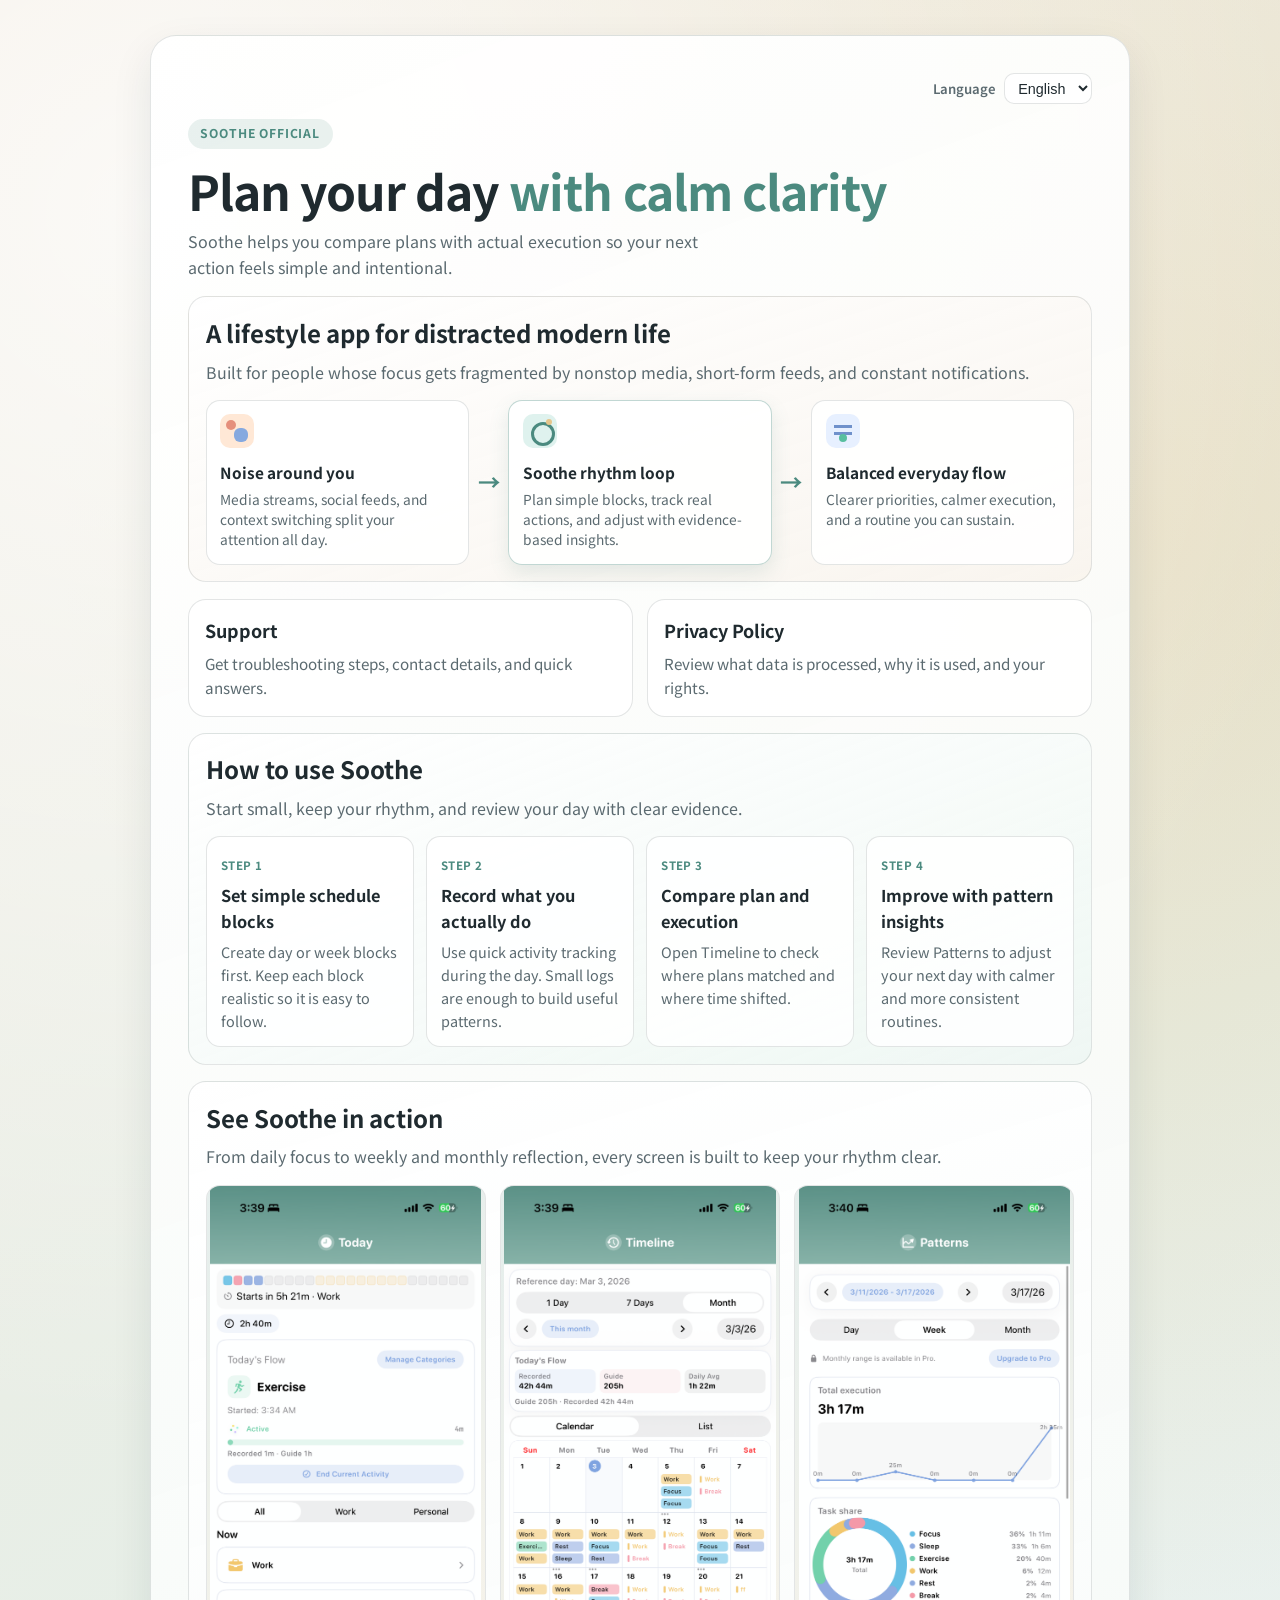
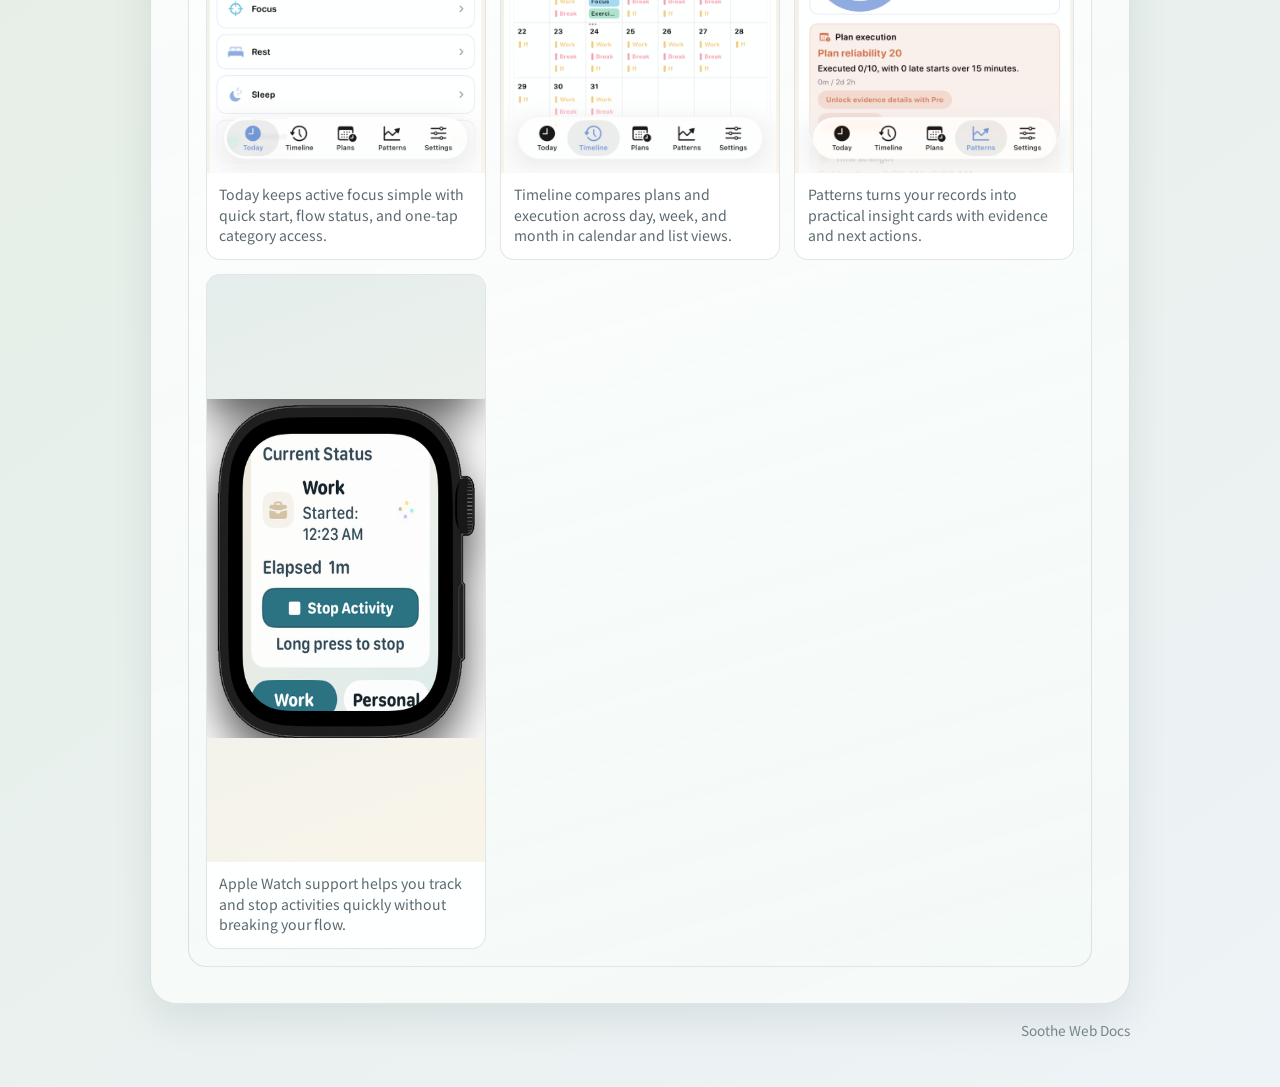
<file: index.html>
<!doctype html>
<html lang="en">
<head>
  <meta charset="utf-8">
  <meta name="viewport" content="width=device-width, initial-scale=1">
  <meta name="google-site-verification" content="6jUjZVJaak3g6oYwwmu56ddHksYEM-0rTjbwsMRANcE">
  <title>Soothe Guide</title>
  <meta name="description" content="Soothe official page with support and privacy policy links.">
  <link rel="preconnect" href="https://fonts.googleapis.com">
  <link rel="preconnect" href="https://fonts.gstatic.com" crossorigin>
  <link href="https://fonts.googleapis.com/css2?family=Noto+Sans+KR:wght@400;500;600;700;800&display=swap" rel="stylesheet">
  <link rel="stylesheet" href="styles.css">
</head>
<body data-page="index">
  <main class="shell">
    <section class="hero">
      <div class="utility">
        <label for="languageSelect" data-i18n="ui.language">Language</label>
        <select id="languageSelect" class="lang-select" aria-label="Language selector">
          <option value="en">English</option>
          <option value="ko">한국어</option>
          <option value="ja">日本語</option>
          <option value="zh">中文</option>
        </select>
      </div>
      <span class="tag" data-i18n="tag">Soothe Official</span>
      <h1><span data-i18n="hero.title.pre">Plan your day</span> <span class="accent-mint" data-i18n="hero.title.accent">with calm clarity</span></h1>
      <p class="lead" data-i18n="hero.lead">Soothe helps you compare plans with actual execution so your next action feels simple and intentional.</p>

      <section class="section lifestyle">
        <h2 data-i18n="lifestyle.title">A lifestyle app for distracted modern life</h2>
        <p class="usage-lead" data-i18n="lifestyle.lead">Built for people whose focus gets fragmented by nonstop media, short-form feeds, and constant notifications.</p>
        <div class="diagram" aria-label="Soothe lifestyle diagram">
          <article class="diagram-card">
            <span class="flat-icon media" aria-hidden="true"></span>
            <h3 data-i18n="lifestyle.left.title">Noise around you</h3>
            <p data-i18n="lifestyle.left.body">Media streams, social feeds, and context switching split your attention all day.</p>
          </article>
          <div class="diagram-arrow" aria-hidden="true">→</div>
          <article class="diagram-card emphasis">
            <span class="flat-icon soothe" aria-hidden="true"></span>
            <h3 data-i18n="lifestyle.center.title">Soothe rhythm loop</h3>
            <p data-i18n="lifestyle.center.body">Plan simple blocks, track real actions, and adjust with evidence-based insights.</p>
          </article>
          <div class="diagram-arrow" aria-hidden="true">→</div>
          <article class="diagram-card">
            <span class="flat-icon balance" aria-hidden="true"></span>
            <h3 data-i18n="lifestyle.right.title">Balanced everyday flow</h3>
            <p data-i18n="lifestyle.right.body">Clearer priorities, calmer execution, and a routine you can sustain.</p>
          </article>
        </div>
      </section>

      <div class="grid">
        <a class="card" href="support.html">
          <h2 data-i18n="card.support.title">Support</h2>
          <p data-i18n="card.support.body">Get troubleshooting steps, contact details, and quick answers.</p>
        </a>
        <a class="card" href="privacy.html">
          <h2 data-i18n="card.privacy.title">Privacy Policy</h2>
          <p data-i18n="card.privacy.body">Review what data is processed, why it is used, and your rights.</p>
        </a>
      </div>
      <section class="section howto">
        <h2 data-i18n="usage.title">How to use Soothe</h2>
        <p class="usage-lead" data-i18n="usage.lead">Start small, keep your rhythm, and review your day with clear evidence.</p>
        <div class="usage-grid">
          <article class="usage-step">
            <span class="usage-index" data-i18n="usage.step1.index">Step 1</span>
            <h3 data-i18n="usage.step1.title">Set simple schedule blocks</h3>
            <p data-i18n="usage.step1.body">Create day or week blocks first. Keep each block realistic so it is easy to follow.</p>
          </article>
          <article class="usage-step">
            <span class="usage-index" data-i18n="usage.step2.index">Step 2</span>
            <h3 data-i18n="usage.step2.title">Record what you actually do</h3>
            <p data-i18n="usage.step2.body">Use quick activity tracking during the day. Small logs are enough to build useful patterns.</p>
          </article>
          <article class="usage-step">
            <span class="usage-index" data-i18n="usage.step3.index">Step 3</span>
            <h3 data-i18n="usage.step3.title">Compare plan and execution</h3>
            <p data-i18n="usage.step3.body">Open Timeline to check where plans matched and where time shifted.</p>
          </article>
          <article class="usage-step">
            <span class="usage-index" data-i18n="usage.step4.index">Step 4</span>
            <h3 data-i18n="usage.step4.title">Improve with pattern insights</h3>
            <p data-i18n="usage.step4.body">Review Patterns to adjust your next day with calmer and more consistent routines.</p>
          </article>
        </div>
      </section>

      <section class="section showcase">
        <h2 data-i18n="showcase.title">See Soothe in action</h2>
        <p class="usage-lead" data-i18n="showcase.lead">From daily focus to weekly and monthly reflection, every screen is built to keep your rhythm clear.</p>
        <div class="showcase-grid">
          <figure class="shot">
            <img src="assets/showcase-today.png" alt="Soothe Today screen preview">
            <figcaption data-i18n="showcase.today">Today keeps active focus simple with quick start, flow status, and one-tap category access.</figcaption>
          </figure>
          <figure class="shot">
            <img src="assets/showcase-timeline.png" alt="Soothe Timeline screen preview">
            <figcaption data-i18n="showcase.timeline">Timeline compares plans and execution across day, week, and month in calendar and list views.</figcaption>
          </figure>
          <figure class="shot">
            <img src="assets/showcase-patterns.png" alt="Soothe Patterns screen preview">
            <figcaption data-i18n="showcase.patterns">Patterns turns your records into practical insight cards with evidence and next actions.</figcaption>
          </figure>
          <figure class="shot">
            <img src="assets/showcase-watch.png" alt="Soothe Apple Watch screen preview">
            <figcaption data-i18n="showcase.watch">Apple Watch support helps you track and stop activities quickly without breaking your flow.</figcaption>
          </figure>
        </div>
      </section>
    </section>
    <p class="footer" data-i18n="footer">Soothe Web Docs</p>
  </main>
  <script src="i18n.js"></script>
</body>
</html>
</file>
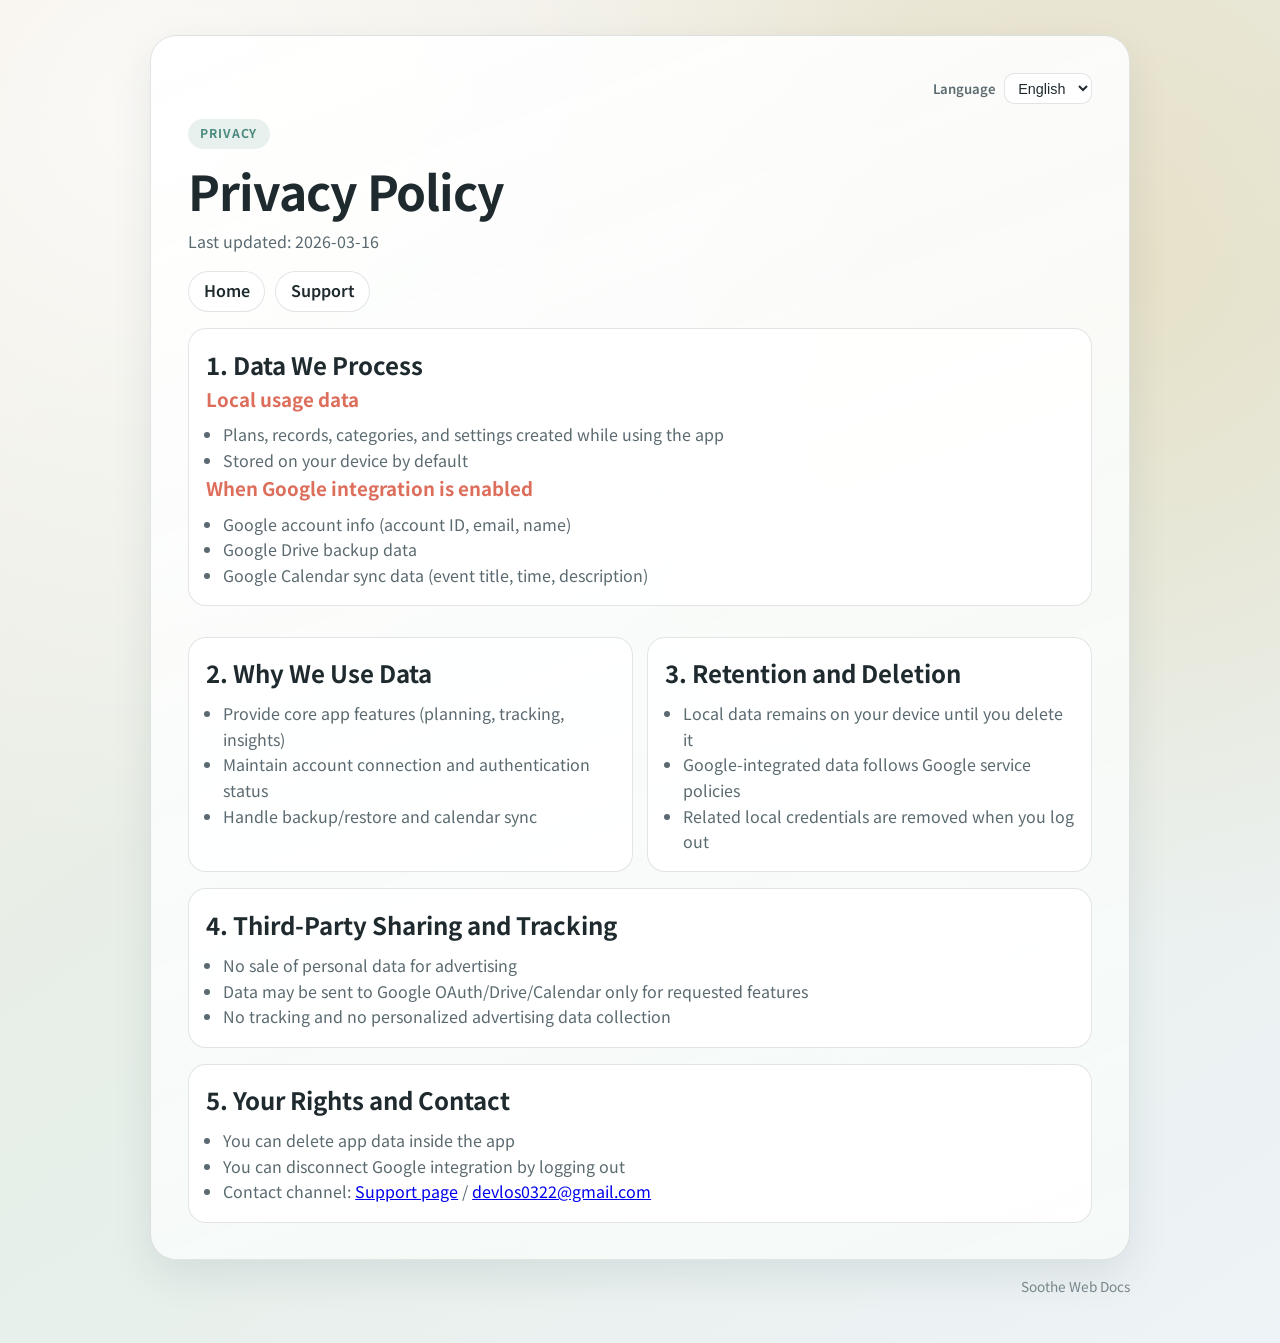
<file: privacy.html>
<!doctype html>
<html lang="en">
<head>
  <meta charset="utf-8">
  <meta name="viewport" content="width=device-width, initial-scale=1">
  <title>Soothe Privacy Policy</title>
  <meta name="description" content="Soothe privacy policy.">
  <link rel="preconnect" href="https://fonts.googleapis.com">
  <link rel="preconnect" href="https://fonts.gstatic.com" crossorigin>
  <link href="https://fonts.googleapis.com/css2?family=Noto+Sans+KR:wght@400;500;600;700;800&display=swap" rel="stylesheet">
  <link rel="stylesheet" href="styles.css">
</head>
<body data-page="privacy">
  <main class="shell">
    <section class="hero">
      <div class="utility">
        <label for="languageSelect" data-i18n="ui.language">Language</label>
        <select id="languageSelect" class="lang-select" aria-label="Language selector">
          <option value="en">English</option>
          <option value="ko">한국어</option>
          <option value="ja">日本語</option>
          <option value="zh">中文</option>
        </select>
      </div>
      <span class="tag" data-i18n="tag">Privacy</span>
      <h1 data-i18n="hero.title">Privacy Policy</h1>
      <p class="lead" data-i18n="hero.lead">Last updated: 2026-03-16</p>
      <nav class="nav">
        <a class="pill" href="index.html" data-i18n="nav.home">Home</a>
        <a class="pill" href="support.html" data-i18n="nav.support">Support</a>
      </nav>

      <section class="section">
        <h2 data-i18n="s1.title">1. Data We Process</h2>
        <h3 class="accent-coral" data-i18n="s1.local">Local usage data</h3>
        <ul>
          <li data-i18n="s1.local1">Plans, records, categories, and settings created while using the app</li>
          <li data-i18n="s1.local2">Stored on your device by default</li>
        </ul>
        <h3 class="accent-coral" data-i18n="s1.google">When Google integration is enabled</h3>
        <ul>
          <li data-i18n="s1.google1">Google account info (account ID, email, name)</li>
          <li data-i18n="s1.google2">Google Drive backup data</li>
          <li data-i18n="s1.google3">Google Calendar sync data (event title, time, description)</li>
        </ul>
      </section>

      <div class="split">
        <section class="section">
          <h2 data-i18n="s2.title">2. Why We Use Data</h2>
          <ul>
            <li data-i18n="s2.item1">Provide core app features (planning, tracking, insights)</li>
            <li data-i18n="s2.item2">Maintain account connection and authentication status</li>
            <li data-i18n="s2.item3">Handle backup/restore and calendar sync</li>
          </ul>
        </section>

        <section class="section">
          <h2 data-i18n="s3.title">3. Retention and Deletion</h2>
          <ul>
            <li data-i18n="s3.item1">Local data remains on your device until you delete it</li>
            <li data-i18n="s3.item2">Google-integrated data follows Google service policies</li>
            <li data-i18n="s3.item3">Related local credentials are removed when you log out</li>
          </ul>
        </section>
      </div>

      <section class="section">
        <h2 data-i18n="s4.title">4. Third-Party Sharing and Tracking</h2>
        <ul>
          <li data-i18n="s4.item1">No sale of personal data for advertising</li>
          <li data-i18n="s4.item2">Data may be sent to Google OAuth/Drive/Calendar only for requested features</li>
          <li data-i18n="s4.item3">No tracking and no personalized advertising data collection</li>
        </ul>
      </section>

      <section class="section">
        <h2 data-i18n="s5.title">5. Your Rights and Contact</h2>
        <ul>
          <li data-i18n="s5.item1">You can delete app data inside the app</li>
          <li data-i18n="s5.item2">You can disconnect Google integration by logging out</li>
          <li><span data-i18n="s5.item3">Contact channel:</span> <a href="support.html" data-i18n="s5.support">Support page</a> / <a href="mailto:devlos0322@gmail.com">devlos0322@gmail.com</a></li>
        </ul>
      </section>
    </section>
    <p class="footer" data-i18n="footer">Soothe Web Docs</p>
  </main>
  <script src="i18n.js"></script>
</body>
</html>
</file>
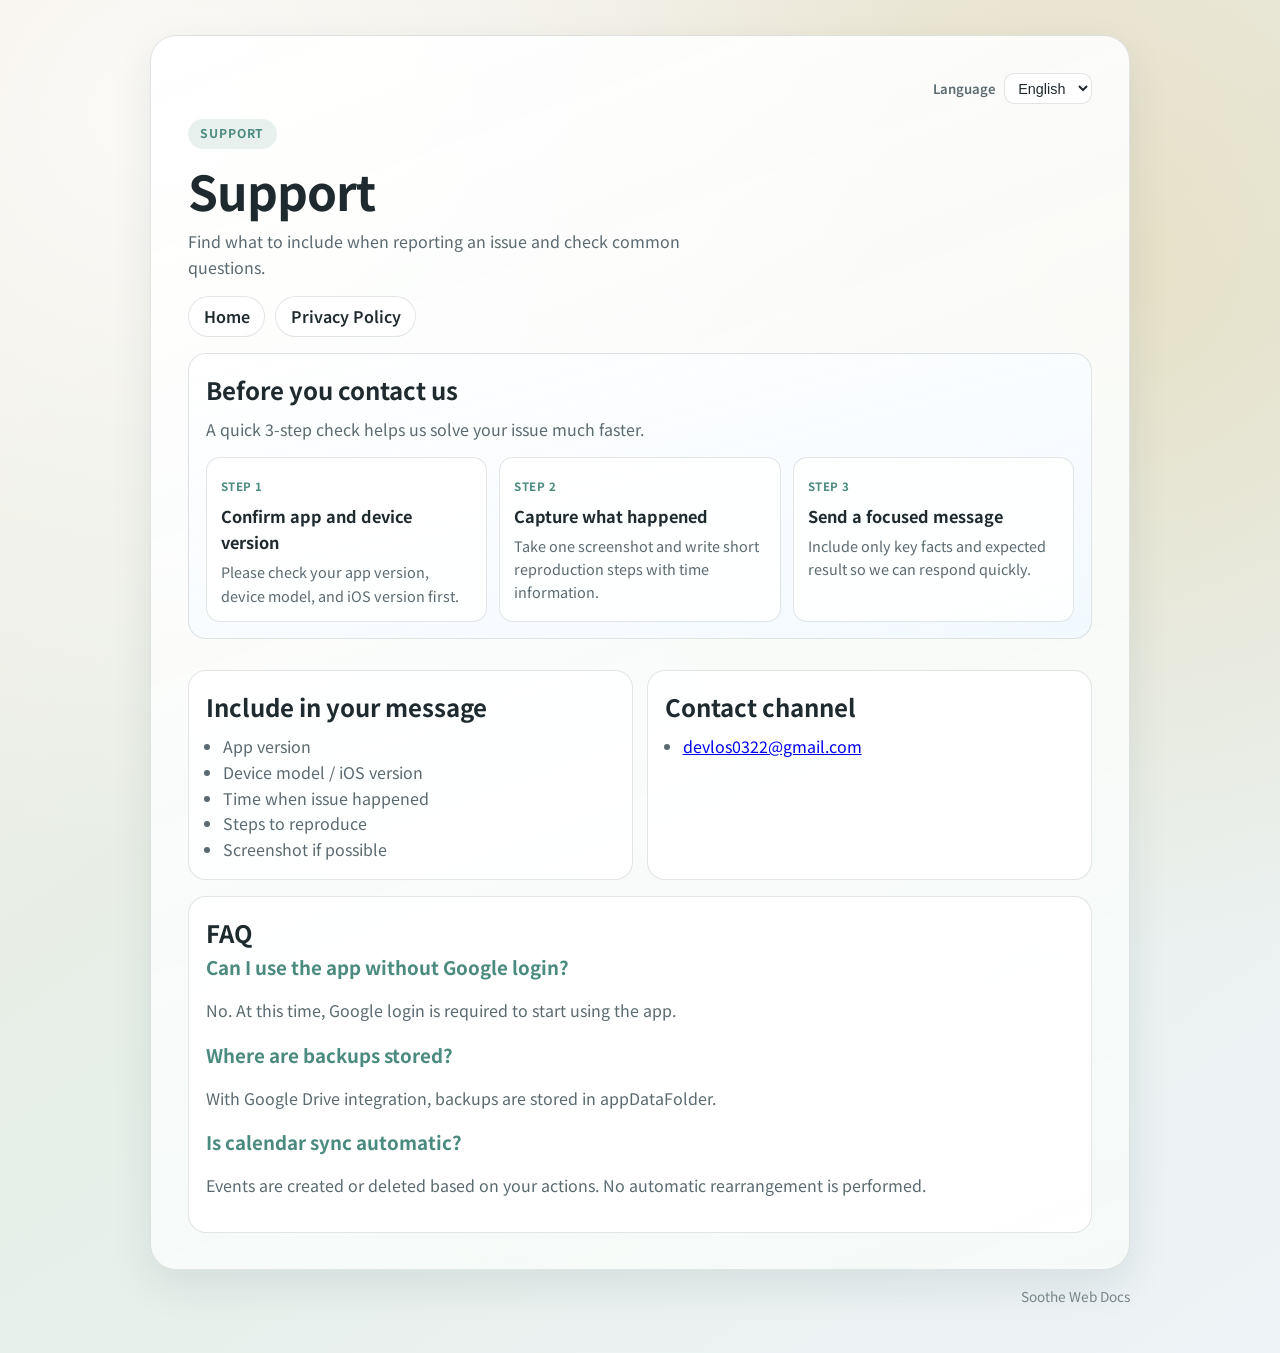
<file: support.html>
<!doctype html>
<html lang="en">
<head>
  <meta charset="utf-8">
  <meta name="viewport" content="width=device-width, initial-scale=1">
  <title>Soothe Support</title>
  <meta name="description" content="Soothe support, contact, and FAQ.">
  <link rel="preconnect" href="https://fonts.googleapis.com">
  <link rel="preconnect" href="https://fonts.gstatic.com" crossorigin>
  <link href="https://fonts.googleapis.com/css2?family=Noto+Sans+KR:wght@400;500;600;700;800&display=swap" rel="stylesheet">
  <link rel="stylesheet" href="styles.css">
</head>
<body data-page="support">
  <main class="shell">
    <section class="hero">
      <div class="utility">
        <label for="languageSelect" data-i18n="ui.language">Language</label>
        <select id="languageSelect" class="lang-select" aria-label="Language selector">
          <option value="en">English</option>
          <option value="ko">한국어</option>
          <option value="ja">日本語</option>
          <option value="zh">中文</option>
        </select>
      </div>
      <span class="tag" data-i18n="tag">Support</span>
      <h1 data-i18n="hero.title">Support</h1>
      <p class="lead" data-i18n="hero.lead">Find what to include when reporting an issue and check common questions.</p>
      <nav class="nav">
        <a class="pill" href="index.html" data-i18n="nav.home">Home</a>
        <a class="pill" href="privacy.html" data-i18n="nav.privacy">Privacy Policy</a>
      </nav>

      <section class="section support-guide">
        <h2 data-i18n="guide.title">Before you contact us</h2>
        <p class="usage-lead" data-i18n="guide.lead">A quick 3-step check helps us solve your issue much faster.</p>
        <div class="usage-grid support-grid">
          <article class="usage-step">
            <span class="usage-index" data-i18n="guide.step1.index">Step 1</span>
            <h3 data-i18n="guide.step1.title">Confirm app and device version</h3>
            <p data-i18n="guide.step1.body">Please check your app version, device model, and iOS version first.</p>
          </article>
          <article class="usage-step">
            <span class="usage-index" data-i18n="guide.step2.index">Step 2</span>
            <h3 data-i18n="guide.step2.title">Capture what happened</h3>
            <p data-i18n="guide.step2.body">Take one screenshot and write short reproduction steps with time information.</p>
          </article>
          <article class="usage-step">
            <span class="usage-index" data-i18n="guide.step3.index">Step 3</span>
            <h3 data-i18n="guide.step3.title">Send a focused message</h3>
            <p data-i18n="guide.step3.body">Include only key facts and expected result so we can respond quickly.</p>
          </article>
        </div>
      </section>

      <div class="split">
        <section class="section">
          <h2 data-i18n="include.title">Include in your message</h2>
          <ul>
            <li data-i18n="include.item1">App version</li>
            <li data-i18n="include.item2">Device model / iOS version</li>
            <li data-i18n="include.item3">Time when issue happened</li>
            <li data-i18n="include.item4">Steps to reproduce</li>
            <li data-i18n="include.item5">Screenshot if possible</li>
          </ul>
        </section>

        <section class="section">
          <h2 data-i18n="contact.title">Contact channel</h2>
          <ul>
            <li><a href="mailto:devlos0322@gmail.com">devlos0322@gmail.com</a></li>
          </ul>
        </section>
      </div>

      <section class="section">
        <h2 data-i18n="faq.title">FAQ</h2>
        <h3 class="accent-mint" data-i18n="faq.q1">Can I use the app without Google login?</h3>
        <p data-i18n="faq.a1">No. At this time, Google login is required to start using the app.</p>

        <h3 class="accent-mint" data-i18n="faq.q2">Where are backups stored?</h3>
        <p data-i18n="faq.a2">With Google Drive integration, backups are stored in appDataFolder.</p>

        <h3 class="accent-mint" data-i18n="faq.q3">Is calendar sync automatic?</h3>
        <p data-i18n="faq.a3">Events are created or deleted based on your actions. No automatic rearrangement is performed.</p>
      </section>
    </section>
    <p class="footer" data-i18n="footer">Soothe Web Docs</p>
  </main>
  <script src="i18n.js"></script>
</body>
</html>
</file>
<file: styles.css>
:root {
  --bg: #f4efe6;
  --paper: rgba(255, 255, 255, 0.86);
  --ink: #1f2a2f;
  --muted: #5b6a70;
  --line: rgba(31, 42, 47, 0.12);
  --mint: #4b8a7f;
  --coral: #dd6e5c;
  --sand: #e6c58b;
}

* {
  box-sizing: border-box;
}

body {
  margin: 0;
  min-height: 100vh;
  color: var(--ink);
  background:
    radial-gradient(circle at 12% 8%, rgba(255, 255, 255, 0.72) 0%, transparent 45%),
    radial-gradient(circle at 88% 20%, rgba(230, 197, 139, 0.34) 0%, transparent 44%),
    linear-gradient(145deg, #f2ebe0 0%, #e6efe8 52%, #eef3f7 100%);
  font-family: "Pretendard", "Noto Sans KR", "Apple SD Gothic Neo", sans-serif;
  line-height: 1.6;
}

.shell {
  width: min(980px, calc(100% - 2rem));
  margin: 2.2rem auto 2.8rem;
}

.hero {
  background: linear-gradient(160deg, rgba(255, 255, 255, 0.92), rgba(246, 250, 248, 0.88));
  border: 1px solid var(--line);
  border-radius: 26px;
  box-shadow: 0 16px 42px rgba(16, 44, 50, 0.09);
  padding: 2rem;
}

.utility {
  display: flex;
  justify-content: flex-end;
  align-items: center;
  gap: 0.55rem;
  margin-bottom: 0.9rem;
}

.utility label {
  font-size: 0.82rem;
  color: var(--muted);
  font-weight: 600;
}

.lang-select {
  border: 1px solid var(--line);
  border-radius: 10px;
  background: rgba(255, 255, 255, 0.88);
  color: var(--ink);
  padding: 0.35rem 0.56rem;
  font-size: 0.9rem;
}

.tag {
  display: inline-flex;
  gap: 0.4rem;
  align-items: center;
  font-size: 0.76rem;
  font-weight: 700;
  letter-spacing: 0.07em;
  text-transform: uppercase;
  color: var(--mint);
  background: rgba(75, 138, 127, 0.12);
  border-radius: 999px;
  padding: 0.35rem 0.78rem;
}

h1 {
  margin: 0.85rem 0 0;
  font-size: clamp(1.9rem, 5.4vw, 3rem);
  line-height: 1.15;
  letter-spacing: -0.02em;
}

.lead {
  margin-top: 0.7rem;
  color: var(--muted);
  max-width: 60ch;
}

.nav {
  display: flex;
  gap: 0.6rem;
  flex-wrap: wrap;
  margin-top: 1rem;
}

.pill {
  text-decoration: none;
  color: var(--ink);
  border: 1px solid var(--line);
  border-radius: 999px;
  padding: 0.42rem 0.92rem;
  font-weight: 600;
  background: rgba(255, 255, 255, 0.8);
}

.pill:hover {
  border-color: rgba(75, 138, 127, 0.42);
}

.grid {
  margin-top: 1.05rem;
  display: grid;
  gap: 0.9rem;
  grid-template-columns: repeat(auto-fit, minmax(220px, 1fr));
}

.card {
  text-decoration: none;
  color: inherit;
  background: var(--paper);
  border: 1px solid var(--line);
  border-radius: 18px;
  padding: 1rem;
  display: block;
}

.card h2 {
  margin: 0;
  font-size: 1.12rem;
}

.card p {
  margin: 0.38rem 0 0;
  color: var(--muted);
  font-size: 0.95rem;
}

.section {
  margin-top: 1rem;
  background: var(--paper);
  border-radius: 18px;
  border: 1px solid var(--line);
  padding: 1.05rem;
}

.section h2,
.section h3 {
  margin: 0;
}

.section p,
.section li {
  color: var(--muted);
}

.section ul {
  margin: 0.52rem 0 0;
  padding-left: 1.1rem;
}

.howto {
  background: linear-gradient(160deg, rgba(255, 255, 255, 0.95), rgba(236, 246, 242, 0.78));
}

.usage-lead {
  margin: 0.45rem 0 0;
  color: var(--muted);
}

.usage-grid {
  margin-top: 0.9rem;
  display: grid;
  gap: 0.75rem;
  grid-template-columns: repeat(auto-fit, minmax(200px, 1fr));
}

.support-guide {
  background: linear-gradient(165deg, rgba(255, 255, 255, 0.95), rgba(241, 248, 255, 0.86));
}

.support-grid {
  grid-template-columns: repeat(auto-fit, minmax(210px, 1fr));
}

.usage-step {
  border: 1px solid var(--line);
  border-radius: 14px;
  padding: 0.88rem;
  background: rgba(255, 255, 255, 0.84);
}

.usage-index {
  display: inline-flex;
  align-items: center;
  font-size: 0.72rem;
  letter-spacing: 0.04em;
  color: var(--mint);
  font-weight: 700;
  text-transform: uppercase;
}

.usage-step h3 {
  margin: 0.32rem 0 0;
  font-size: 1.02rem;
}

.usage-step p {
  margin: 0.36rem 0 0;
  color: var(--muted);
  font-size: 0.9rem;
}

.showcase {
  background: linear-gradient(164deg, rgba(255, 255, 255, 0.95), rgba(243, 249, 247, 0.84));
}

.lifestyle {
  background: linear-gradient(162deg, rgba(255, 255, 255, 0.96), rgba(248, 243, 236, 0.86));
}

.diagram {
  margin-top: 0.9rem;
  display: grid;
  grid-template-columns: 1fr auto 1fr auto 1fr;
  gap: 0.55rem;
  align-items: stretch;
}

.diagram-card {
  border: 1px solid var(--line);
  border-radius: 14px;
  background: rgba(255, 255, 255, 0.9);
  padding: 0.84rem;
}

.diagram-card.emphasis {
  border-color: rgba(75, 138, 127, 0.34);
  box-shadow: 0 8px 20px rgba(75, 138, 127, 0.14);
}

.diagram-card h3 {
  margin: 0.35rem 0 0;
  font-size: 0.96rem;
}

.diagram-card p {
  margin: 0.34rem 0 0;
  font-size: 0.86rem;
  line-height: 1.45;
}

.diagram-arrow {
  display: grid;
  place-items: center;
  color: var(--mint);
  font-size: 1.4rem;
  font-weight: 700;
}

.flat-icon {
  width: 34px;
  height: 34px;
  border-radius: 10px;
  display: inline-block;
  position: relative;
}

.flat-icon.media {
  background: #ffe8d6;
}

.flat-icon.media::before,
.flat-icon.media::after {
  content: "";
  position: absolute;
  border-radius: 6px;
  background: #e58f7c;
}

.flat-icon.media::before {
  width: 10px;
  height: 10px;
  left: 6px;
  top: 6px;
}

.flat-icon.media::after {
  width: 14px;
  height: 14px;
  right: 6px;
  bottom: 6px;
  background: #86a9df;
}

.flat-icon.soothe {
  background: #dff2ee;
}

.flat-icon.soothe::before,
.flat-icon.soothe::after {
  content: "";
  position: absolute;
  border-radius: 999px;
}

.flat-icon.soothe::before {
  width: 18px;
  height: 18px;
  left: 8px;
  top: 8px;
  border: 3px solid #4b8a7f;
}

.flat-icon.soothe::after {
  width: 6px;
  height: 6px;
  right: 5px;
  top: 5px;
  background: #e6c58b;
}

.flat-icon.balance {
  background: #e7f0ff;
}

.flat-icon.balance::before,
.flat-icon.balance::after {
  content: "";
  position: absolute;
}

.flat-icon.balance::before {
  width: 18px;
  height: 3px;
  background: #6f91cb;
  left: 8px;
  top: 11px;
  box-shadow: 0 7px 0 #6f91cb;
}

.flat-icon.balance::after {
  width: 8px;
  height: 8px;
  border-radius: 50%;
  background: #58bf9f;
  left: 13px;
  bottom: 6px;
}

.showcase-grid {
  margin-top: 0.95rem;
  display: grid;
  gap: 0.9rem;
  grid-template-columns: repeat(auto-fit, minmax(220px, 1fr));
}

.shot {
  margin: 0;
  border: 1px solid var(--line);
  border-radius: 14px;
  background: rgba(255, 255, 255, 0.88);
  overflow: hidden;
}

.shot img {
  width: 100%;
  display: block;
  aspect-ratio: 9 / 19;
  object-fit: contain;
  background: linear-gradient(160deg, rgba(75, 138, 127, 0.15), rgba(230, 197, 139, 0.18));
}

.shot figcaption {
  padding: 0.72rem 0.8rem 0.82rem;
  color: var(--muted);
  font-size: 0.88rem;
  line-height: 1.45;
}

.split {
  display: grid;
  gap: 0.9rem;
  grid-template-columns: 1fr;
  margin-top: 0.9rem;
}

.footer {
  margin-top: 1rem;
  text-align: right;
  color: #76858a;
  font-size: 0.85rem;
}

.accent-coral {
  color: var(--coral);
}

.accent-mint {
  color: var(--mint);
}

@media (min-width: 800px) {
  .hero {
    padding: 2.3rem;
  }

  .split {
    grid-template-columns: 1fr 1fr;
  }
}

@media (max-width: 860px) {
  .diagram {
    grid-template-columns: 1fr;
  }

  .diagram-arrow {
    transform: rotate(90deg);
    justify-self: center;
  }
}
</file>
